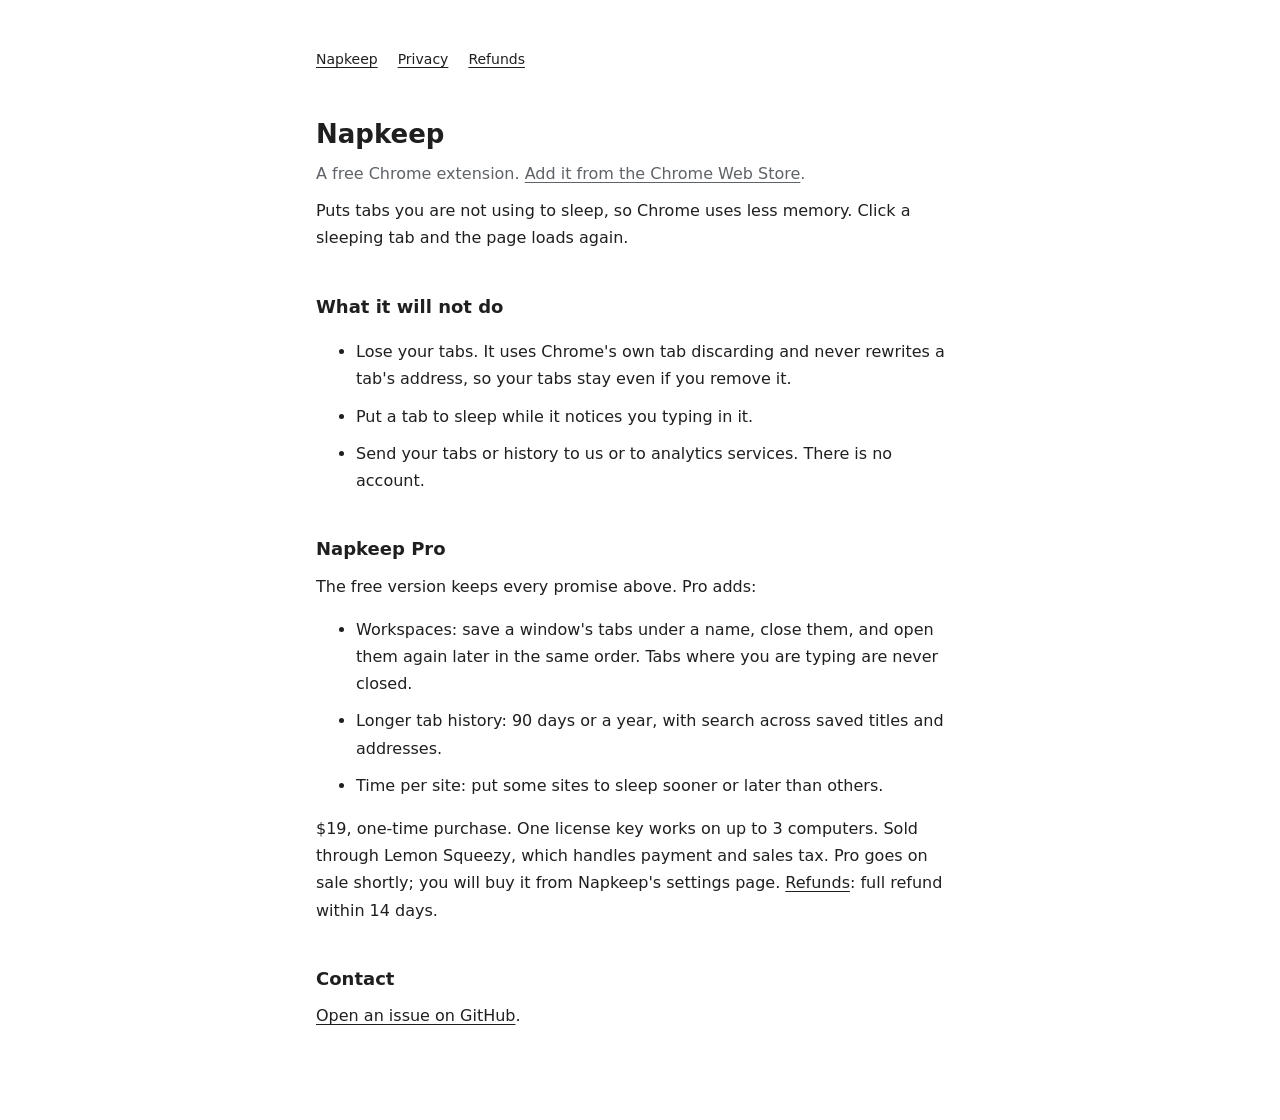
<file: index.html>
<!doctype html>
<html lang="en">
<head>
<meta charset="utf-8">
<meta name="viewport" content="width=device-width, initial-scale=1">
<title>Napkeep</title>
<meta name="description" content="A Chrome extension that puts unused tabs to sleep to free memory. Your tabs stay, and tabs where it detects typing are left awake.">
<link rel="stylesheet" href="style.css">
</head>
<body>
<main>
  <nav><a href="./" aria-current="page">Napkeep</a><a href="privacy.html">Privacy</a><a href="refund.html">Refunds</a></nav>
  <h1>Napkeep</h1>
  <p class="muted">A free Chrome extension. <a href="https://chromewebstore.google.com/detail/napkeep/jcplolkhnjolfbngpgeokcdahjhofjjb">Add it from the Chrome Web Store</a>.</p>

  <p>Puts tabs you are not using to sleep, so Chrome uses less memory. Click a sleeping tab and the page loads again.</p>

  <h2>What it will not do</h2>
  <ul>
    <li>Lose your tabs. It uses Chrome's own tab discarding and never rewrites a tab's address, so your tabs stay even if you remove it.</li>
    <li>Put a tab to sleep while it notices you typing in it.</li>
    <li>Send your tabs or history to us or to analytics services. There is no account.</li>
  </ul>

  <h2>Napkeep Pro</h2>
  <p>The free version keeps every promise above. Pro adds:</p>
  <ul>
    <li>Workspaces: save a window's tabs under a name, close them, and open them again later in the same order. Tabs where you are typing are never closed.</li>
    <li>Longer tab history: 90 days or a year, with search across saved titles and addresses.</li>
    <li>Time per site: put some sites to sleep sooner or later than others.</li>
  </ul>
  <p>$19, one-time purchase. One license key works on up to 3 computers. Sold through Lemon Squeezy, which handles payment and sales tax. Pro goes on sale shortly; you will buy it from Napkeep's settings page. <a href="refund.html">Refunds</a>: full refund within 14 days.</p>

  <h2>Contact</h2>
  <p><a href="https://github.com/DelacrowLab/napkeep/issues">Open an issue on GitHub</a>.</p>
</main>
</body>
</html>
</file>
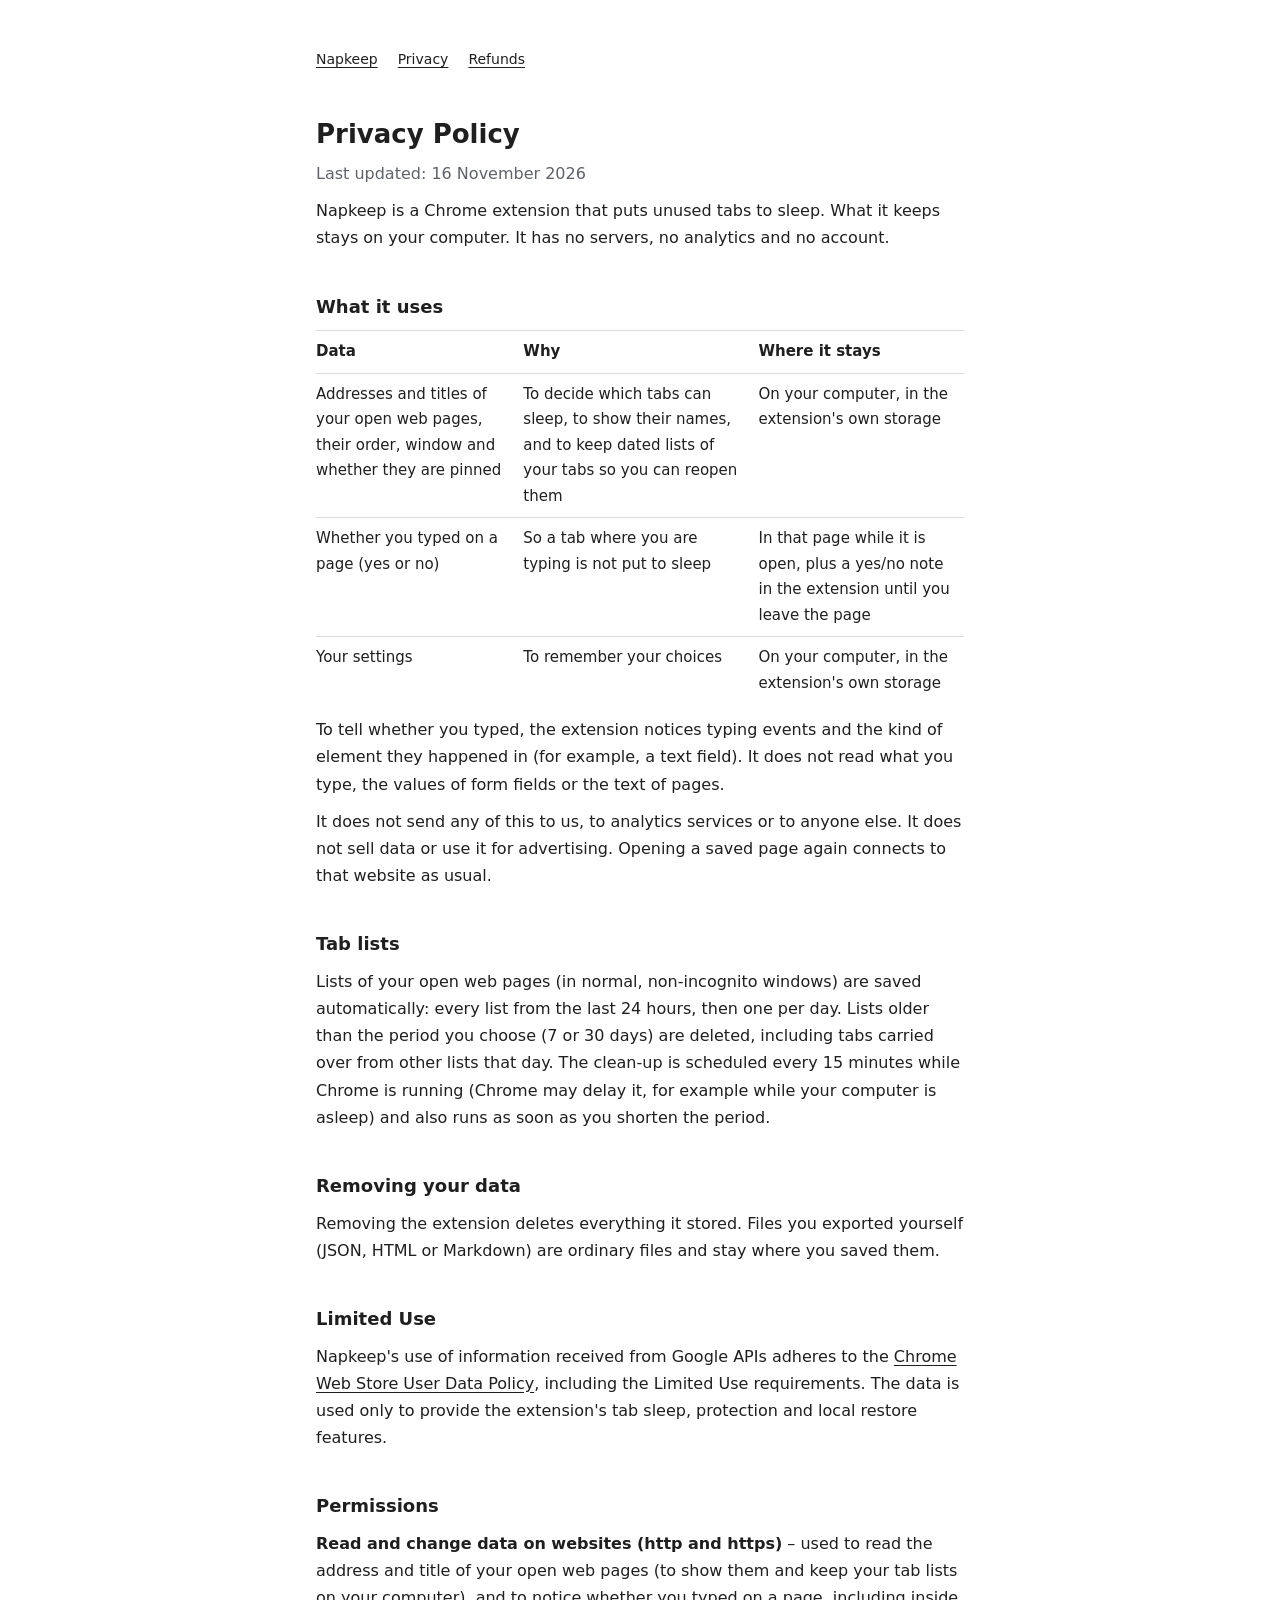
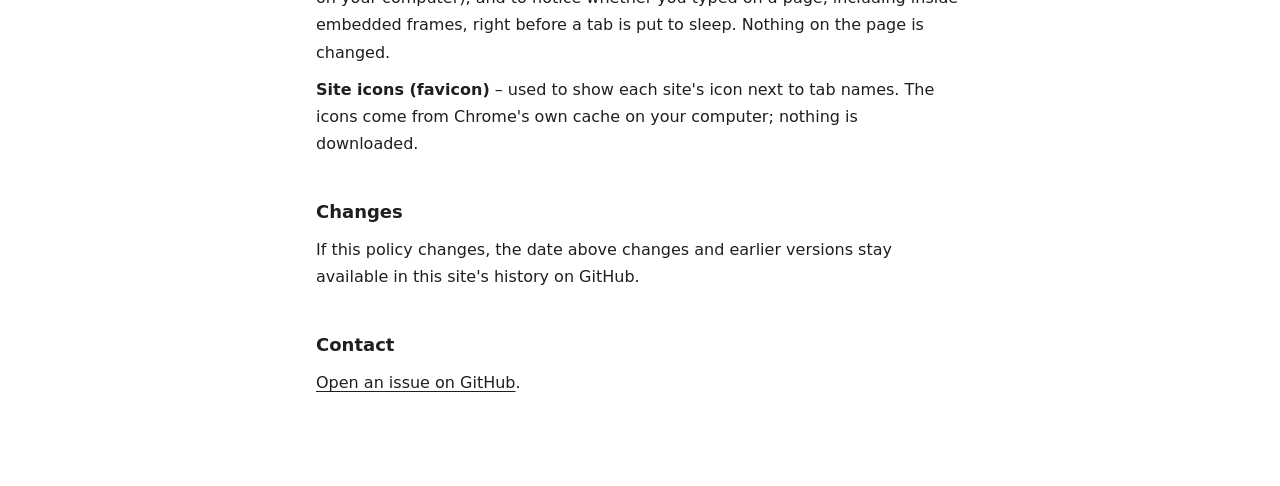
<file: privacy.html>
<!doctype html>
<html lang="en">
<head>
<meta charset="utf-8">
<meta name="viewport" content="width=device-width, initial-scale=1">
<title>Privacy Policy – Napkeep</title>
<link rel="stylesheet" href="style.css">
</head>
<body>
<main>
  <nav><a href="./">Napkeep</a><a href="privacy.html" aria-current="page">Privacy</a><a href="refund.html">Refunds</a></nav>
  <h1>Privacy Policy</h1>
  <p class="muted">Last updated: 16 November 2026</p>

  <p>Napkeep is a Chrome extension that puts unused tabs to sleep. What it keeps stays on your computer. It has no servers, no analytics and no account.</p>

  <h2>What it uses</h2>
  <table>
    <thead><tr><th>Data</th><th>Why</th><th>Where it stays</th></tr></thead>
    <tbody>
      <tr><td>Addresses and titles of your open web pages, their order, window and whether they are pinned</td><td>To decide which tabs can sleep, to show their names, and to keep dated lists of your tabs so you can reopen them</td><td>On your computer, in the extension's own storage</td></tr>
      <tr><td>Whether you typed on a page (yes or no)</td><td>So a tab where you are typing is not put to sleep</td><td>In that page while it is open, plus a yes/no note in the extension until you leave the page</td></tr>
      <tr><td>Your settings</td><td>To remember your choices</td><td>On your computer, in the extension's own storage</td></tr>
    </tbody>
  </table>
  <p style="margin-top:12px">To tell whether you typed, the extension notices typing events and the kind of element they happened in (for example, a text field). It does not read what you type, the values of form fields or the text of pages.</p>
  <p>It does not send any of this to us, to analytics services or to anyone else. It does not sell data or use it for advertising. Opening a saved page again connects to that website as usual.</p>

  <h2>Tab lists</h2>
  <p>Lists of your open web pages (in normal, non-incognito windows) are saved automatically: every list from the last 24 hours, then one per day. Lists older than the period you choose (7 or 30 days) are deleted, including tabs carried over from other lists that day. The clean-up is scheduled every 15 minutes while Chrome is running (Chrome may delay it, for example while your computer is asleep) and also runs as soon as you shorten the period.</p>

  <h2>Removing your data</h2>
  <p>Removing the extension deletes everything it stored. Files you exported yourself (JSON, HTML or Markdown) are ordinary files and stay where you saved them.</p>

  <h2>Limited Use</h2>
  <p>Napkeep's use of information received from Google APIs adheres to the <a href="https://developer.chrome.com/docs/webstore/program-policies/limited-use">Chrome Web Store User Data Policy</a>, including the Limited Use requirements. The data is used only to provide the extension's tab sleep, protection and local restore features.</p>

  <h2>Permissions</h2>
  <p><strong>Read and change data on websites (http and https)</strong> – used to read the address and title of your open web pages (to show them and keep your tab lists on your computer), and to notice whether you typed on a page, including inside embedded frames, right before a tab is put to sleep. Nothing on the page is changed.</p>

  <p><strong>Site icons (favicon)</strong> – used to show each site's icon next to tab names. The icons come from Chrome's own cache on your computer; nothing is downloaded.</p>

  <h2>Changes</h2>
  <p>If this policy changes, the date above changes and earlier versions stay available in this site's history on GitHub.</p>

  <h2>Contact</h2>
  <p><a href="https://github.com/DelacrowLab/napkeep/issues">Open an issue on GitHub</a>.</p>
</main>
</body>
</html>
</file>
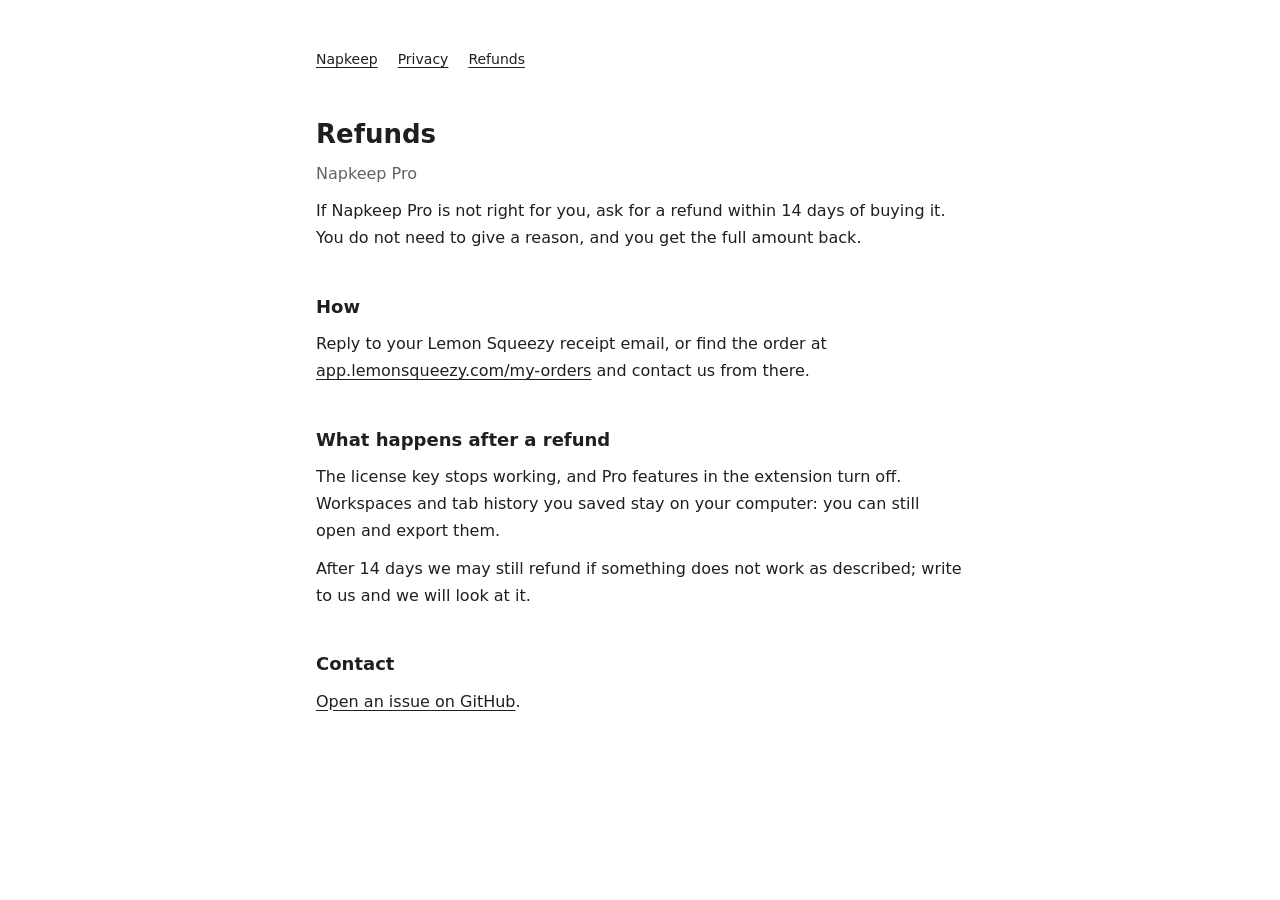
<file: refund.html>
<!doctype html>
<html lang="en">
<head>
<meta charset="utf-8">
<meta name="viewport" content="width=device-width, initial-scale=1">
<title>Refunds – Napkeep</title>
<link rel="stylesheet" href="style.css">
</head>
<body>
<main>
  <nav><a href="./">Napkeep</a><a href="privacy.html">Privacy</a><a href="refund.html" aria-current="page">Refunds</a></nav>
  <h1>Refunds</h1>
  <p class="muted">Napkeep Pro</p>

  <p>If Napkeep Pro is not right for you, ask for a refund within 14 days of buying it. You do not need to give a reason, and you get the full amount back.</p>

  <h2>How</h2>
  <p>Reply to your Lemon Squeezy receipt email, or find the order at <a href="https://app.lemonsqueezy.com/my-orders">app.lemonsqueezy.com/my-orders</a> and contact us from there.</p>

  <h2>What happens after a refund</h2>
  <p>The license key stops working, and Pro features in the extension turn off. Workspaces and tab history you saved stay on your computer: you can still open and export them.</p>
  <p>After 14 days we may still refund if something does not work as described; write to us and we will look at it.</p>

  <h2>Contact</h2>
  <p><a href="https://github.com/DelacrowLab/napkeep/issues">Open an issue on GitHub</a>.</p>
</main>
</body>
</html>
</file>
<file: style.css>
:root {
  color-scheme: light dark;
  --paper: #ffffff; --ink: #1f1f1f; --pencil: #5f6368; --rule: #dadce0; --keep: #1e6b52;
}
@media (prefers-color-scheme: dark) {
  :root { --paper: #1f1f1f; --ink: #e3e3e3; --pencil: #9aa0a6; --rule: #3c4043; --keep: #7fcfb0; }
}
* { box-sizing: border-box; }
html, body { margin: 0; background: var(--paper); color: var(--ink); }
body { font: 16px/1.7 system-ui, -apple-system, "Hiragino Sans", "Yu Gothic UI", sans-serif; }
main { max-width: 680px; margin: 0 auto; padding: 48px 16px 80px; }
h1 { font-size: 26px; margin: 0 0 4px; }
h2 { font-size: 18px; margin: 40px 0 8px; }
p, li { margin: 0 0 10px; }
.muted { color: var(--pencil); }
a { color: inherit; text-underline-offset: 3px; }
nav { display: flex; gap: 20px; font-size: 14px; margin-bottom: 40px; }
table { width: 100%; border-collapse: collapse; font-size: 15px; }
th, td { text-align: left; vertical-align: top; padding: 8px 12px 8px 0; border-top: 1px solid var(--rule); }
th { font-weight: 600; }
@media (max-width: 560px) { table, thead, tbody, tr, th, td { display: block; } thead { display: none; } td { border-top: 0; padding: 2px 0; } tr { border-top: 1px solid var(--rule); padding: 8px 0; } }
</file>
